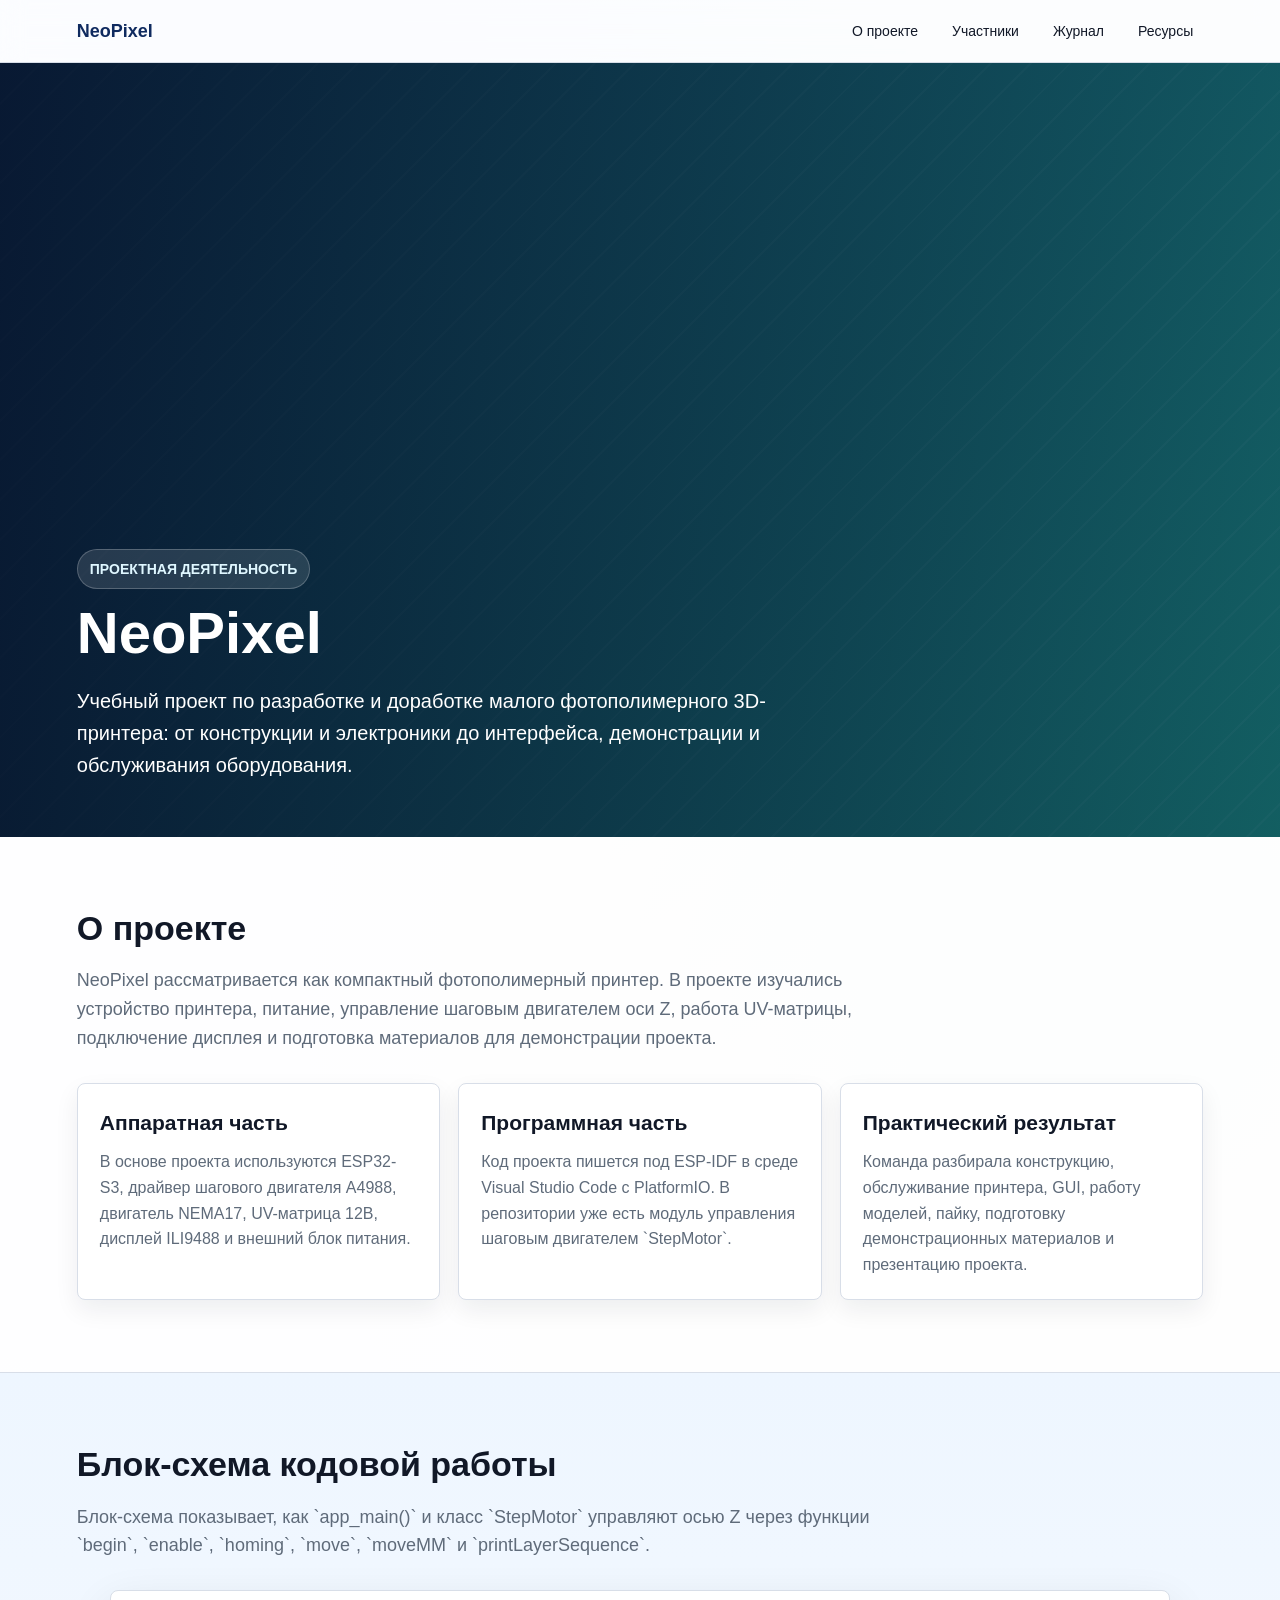
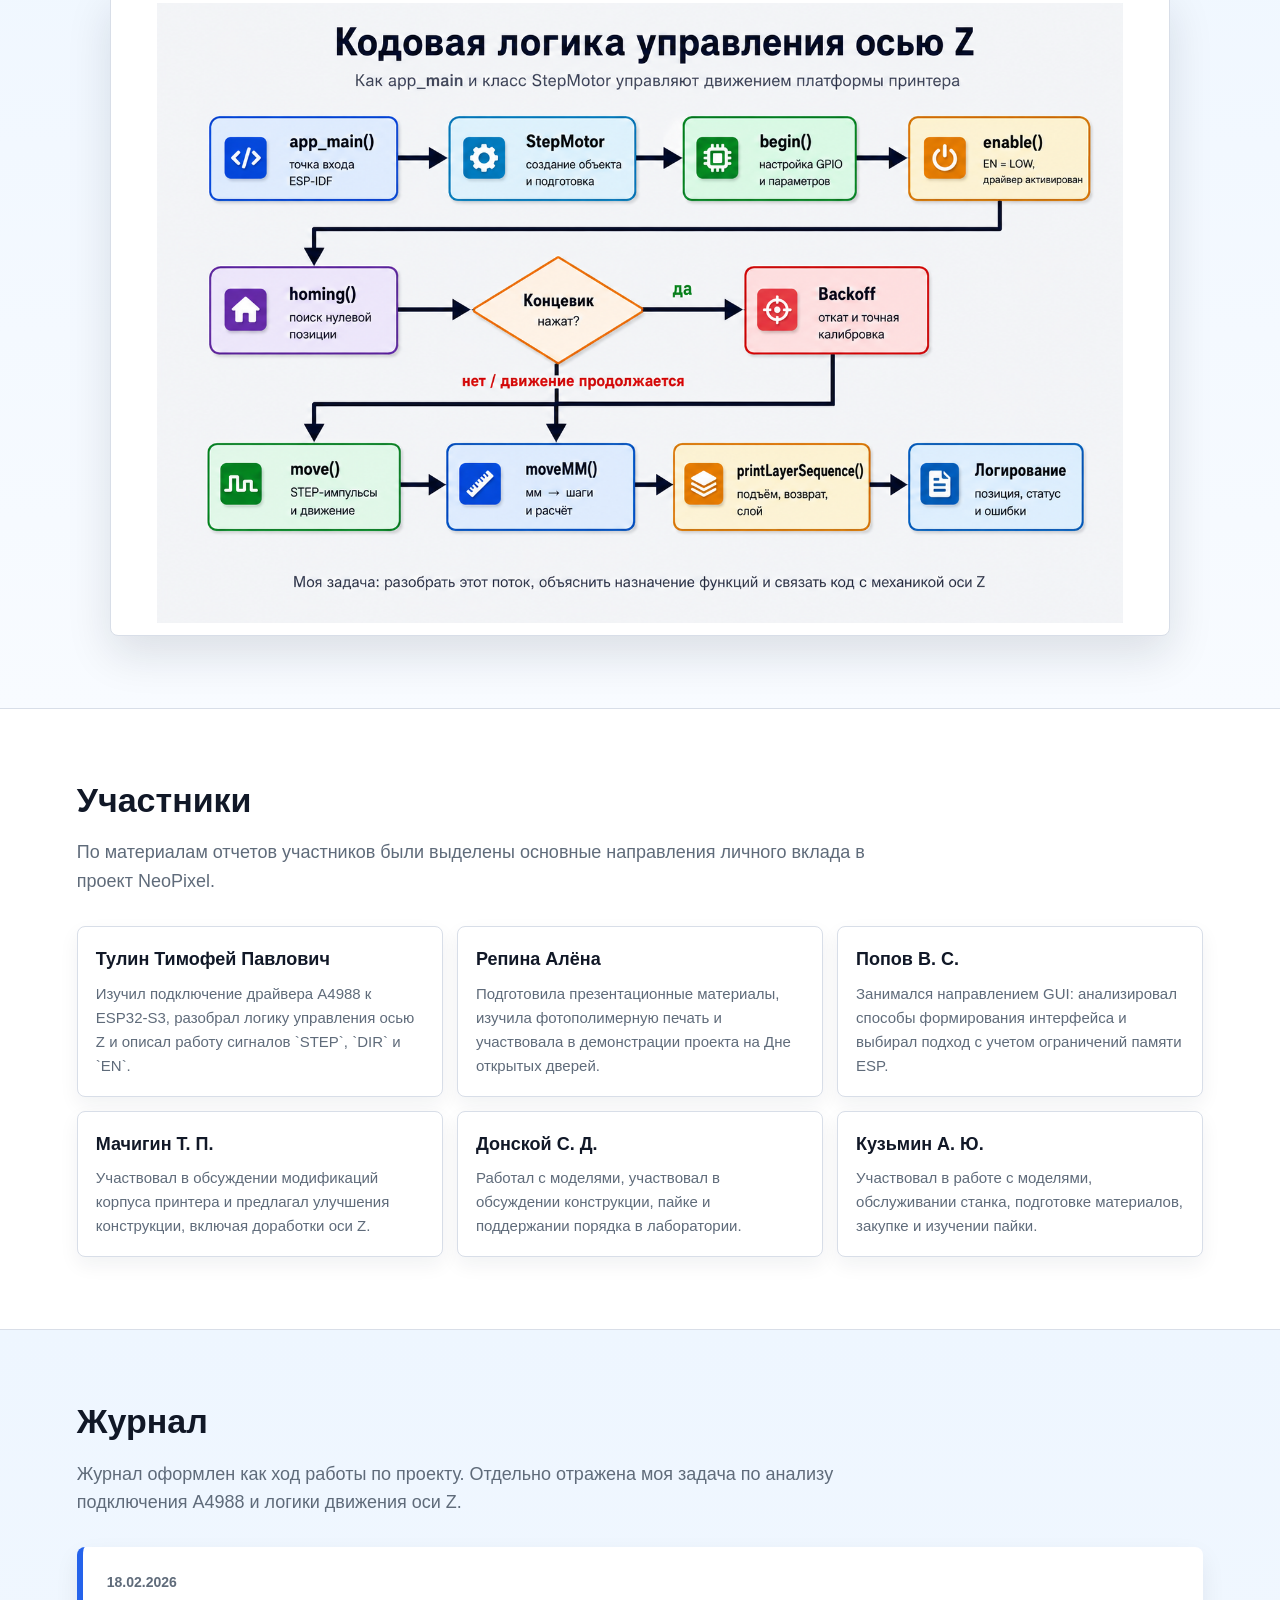
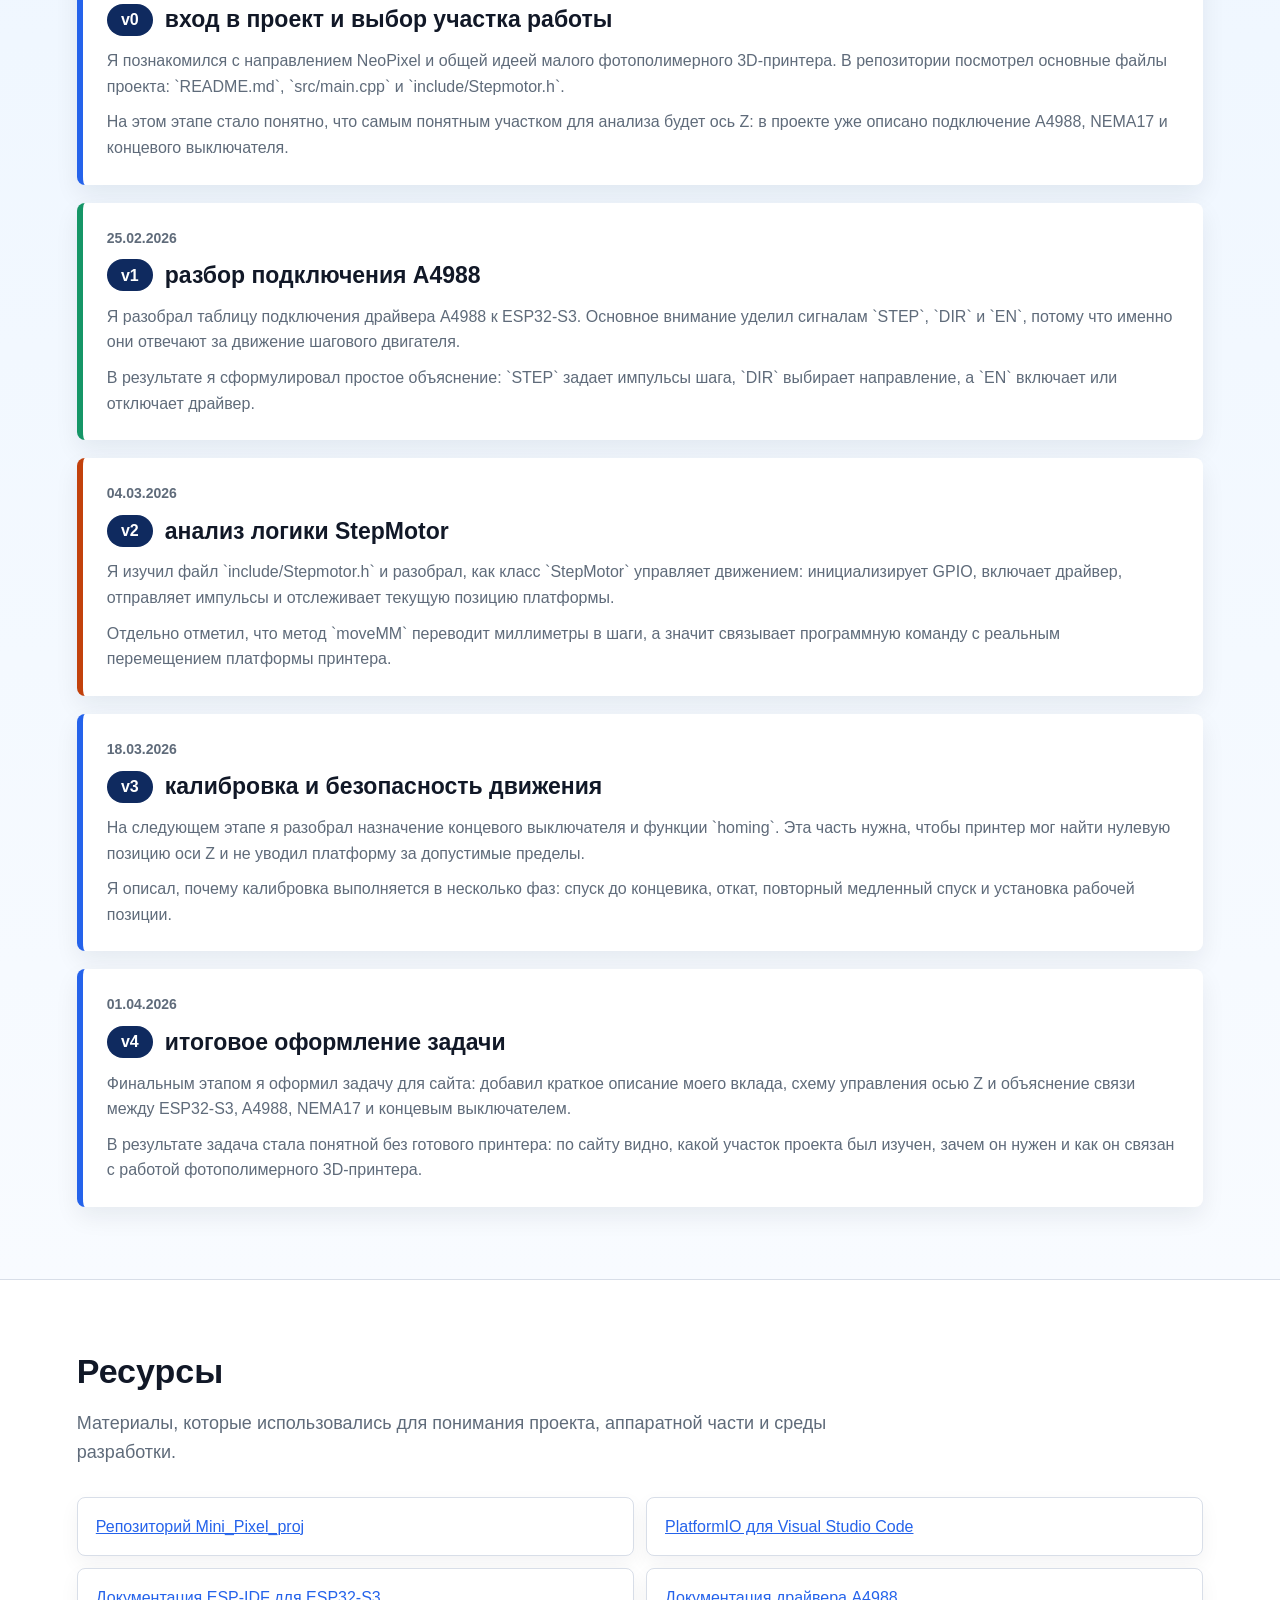
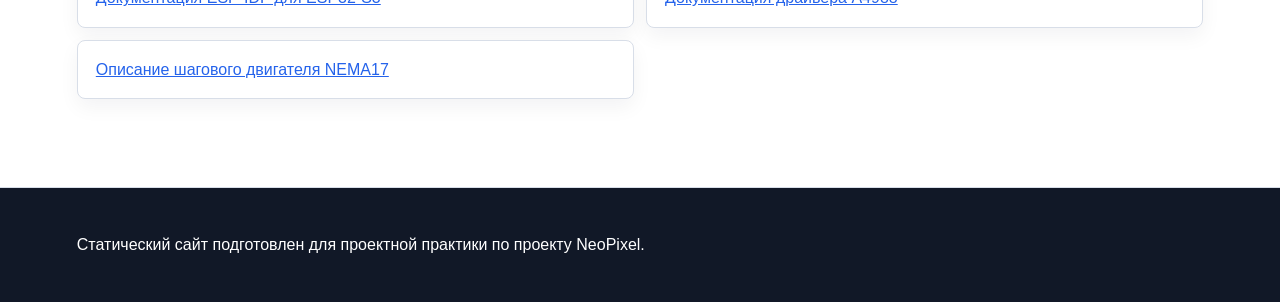
<file: site/index.html>
<!doctype html>
<html lang="ru">
  <head>
    <meta charset="utf-8">
    <meta name="viewport" content="width=device-width, initial-scale=1">
    <title>NeoPixel | Проектная деятельность</title>
    <link rel="stylesheet" href="css/style.css">
  </head>
  <body>
    <header class="topbar">
      <div class="brand">NeoPixel</div>
      <nav class="nav" aria-label="Основная навигация">
        <a href="#about">О проекте</a>
        <a href="#participants">Участники</a>
        <a href="#journal">Журнал</a>
        <a href="#resources">Ресурсы</a>
      </nav>
    </header>

    <main>
      <section class="hero">
        <div class="hero-content">
          <p class="eyebrow">Проектная деятельность</p>
          <h1>NeoPixel</h1>
          <p class="lead">
            Учебный проект по разработке и доработке малого фотополимерного 3D-принтера:
            от конструкции и электроники до интерфейса, демонстрации и обслуживания оборудования.
          </p>
        </div>
      </section>

      <section id="about" class="section">
        <h2>О проекте</h2>
        <p class="section-intro">
          NeoPixel рассматривается как компактный фотополимерный принтер. В проекте изучались
          устройство принтера, питание, управление шаговым двигателем оси Z, работа UV-матрицы,
          подключение дисплея и подготовка материалов для демонстрации проекта.
        </p>
        <div class="grid">
          <article class="card">
            <h3>Аппаратная часть</h3>
            <p>
              В основе проекта используются ESP32-S3, драйвер шагового двигателя A4988,
              двигатель NEMA17, UV-матрица 12В, дисплей ILI9488 и внешний блок питания.
            </p>
          </article>
          <article class="card">
            <h3>Программная часть</h3>
            <p>
              Код проекта пишется под ESP-IDF в среде Visual Studio Code с PlatformIO.
              В репозитории уже есть модуль управления шаговым двигателем `StepMotor`.
            </p>
          </article>
          <article class="card">
            <h3>Практический результат</h3>
            <p>
              Команда разбирала конструкцию, обслуживание принтера, GUI, работу моделей,
              пайку, подготовку демонстрационных материалов и презентацию проекта.
            </p>
          </article>
        </div>
      </section>

      <section class="section alt">
        <h2>Блок-схема кодовой работы</h2>
        <p class="section-intro">
          Блок-схема показывает, как `app_main()` и класс `StepMotor` управляют осью Z
          через функции `begin`, `enable`, `homing`, `move`, `moveMM` и `printLayerSequence`.
        </p>
        <figure class="scheme-wrap">
          <img src="images/fkiw.png" alt="Блок-схема кодовой работы StepMotor для управления осью Z">
        </figure>
      </section>

      <section id="participants" class="section">
        <h2>Участники</h2>
        <p class="section-intro">
          По материалам отчетов участников были выделены основные направления личного вклада
          в проект NeoPixel.
        </p>
        <div class="participants">
          <article class="person">
            <h3>Тулин Тимофей Павлович</h3>
            <p>Изучил подключение драйвера A4988 к ESP32-S3, разобрал логику управления осью Z и описал работу сигналов `STEP`, `DIR` и `EN`.</p>
          </article>
          <article class="person">
            <h3>Репина Алёна</h3>
            <p>Подготовила презентационные материалы, изучила фотополимерную печать и участвовала в демонстрации проекта на Дне открытых дверей.</p>
          </article>
          <article class="person">
            <h3>Попов В. С.</h3>
            <p>Занимался направлением GUI: анализировал способы формирования интерфейса и выбирал подход с учетом ограничений памяти ESP.</p>
          </article>
          <article class="person">
            <h3>Мачигин Т. П.</h3>
            <p>Участвовал в обсуждении модификаций корпуса принтера и предлагал улучшения конструкции, включая доработки оси Z.</p>
          </article>
          <article class="person">
            <h3>Донской С. Д.</h3>
            <p>Работал с моделями, участвовал в обсуждении конструкции, пайке и поддержании порядка в лаборатории.</p>
          </article>
          <article class="person">
            <h3>Кузьмин А. Ю.</h3>
            <p>Участвовал в работе с моделями, обслуживании станка, подготовке материалов, закупке и изучении пайки.</p>
          </article>
        </div>
      </section>

      <section id="journal" class="section alt">
        <h2>Журнал</h2>
        <p class="section-intro">
          Журнал оформлен как ход работы по проекту. Отдельно отражена моя задача по
          анализу подключения A4988 и логики движения оси Z.
        </p>
        <div class="journal">
          <article class="post">
            <time datetime="2026-02-18">18.02.2026</time>
            <h3><span class="version">v0</span> вход в проект и выбор участка работы</h3>
            <p>
              Я познакомился с направлением NeoPixel и общей идеей малого фотополимерного
              3D-принтера. В репозитории посмотрел основные файлы проекта: `README.md`,
              `src/main.cpp` и `include/Stepmotor.h`.
            </p>
            <p>
              На этом этапе стало понятно, что самым понятным участком для анализа будет ось Z:
              в проекте уже описано подключение A4988, NEMA17 и концевого выключателя.
            </p>
          </article>

          <article class="post">
            <time datetime="2026-02-25">25.02.2026</time>
            <h3><span class="version">v1</span> разбор подключения A4988</h3>
            <p>
              Я разобрал таблицу подключения драйвера A4988 к ESP32-S3. Основное внимание
              уделил сигналам `STEP`, `DIR` и `EN`, потому что именно они отвечают за движение
              шагового двигателя.
            </p>
            <p>
              В результате я сформулировал простое объяснение: `STEP` задает импульсы шага,
              `DIR` выбирает направление, а `EN` включает или отключает драйвер.
            </p>
          </article>

          <article class="post">
            <time datetime="2026-03-04">04.03.2026</time>
            <h3><span class="version">v2</span> анализ логики StepMotor</h3>
            <p>
              Я изучил файл `include/Stepmotor.h` и разобрал, как класс `StepMotor` управляет
              движением: инициализирует GPIO, включает драйвер, отправляет импульсы и отслеживает
              текущую позицию платформы.
            </p>
            <p>
              Отдельно отметил, что метод `moveMM` переводит миллиметры в шаги, а значит связывает
              программную команду с реальным перемещением платформы принтера.
            </p>
          </article>

          <article class="post">
            <time datetime="2026-03-18">18.03.2026</time>
            <h3><span class="version">v3</span> калибровка и безопасность движения</h3>
            <p>
              На следующем этапе я разобрал назначение концевого выключателя и функции `homing`.
              Эта часть нужна, чтобы принтер мог найти нулевую позицию оси Z и не уводил платформу
              за допустимые пределы.
            </p>
            <p>
              Я описал, почему калибровка выполняется в несколько фаз: спуск до концевика, откат,
              повторный медленный спуск и установка рабочей позиции.
            </p>
          </article>

          <article class="post">
            <time datetime="2026-04-01">01.04.2026</time>
            <h3><span class="version">v4</span> итоговое оформление задачи</h3>
            <p>
              Финальным этапом я оформил задачу для сайта: добавил краткое описание моего вклада,
              схему управления осью Z и объяснение связи между ESP32-S3, A4988, NEMA17 и концевым
              выключателем.
            </p>
            <p>
              В результате задача стала понятной без готового принтера: по сайту видно, какой
              участок проекта был изучен, зачем он нужен и как он связан с работой фотополимерного
              3D-принтера.
            </p>
          </article>
        </div>
      </section>

      <section id="resources" class="section">
        <h2>Ресурсы</h2>
        <p class="section-intro">
          Материалы, которые использовались для понимания проекта, аппаратной части и среды разработки.
        </p>
        <ul class="resources">
          <li><a href="https://github.com/MEISSSTER/Mini_Pixel_proj">Репозиторий Mini_Pixel_proj</a></li>
          <li><a href="https://docs.platformio.org/en/latest/integration/ide/vscode.html">PlatformIO для Visual Studio Code</a></li>
          <li><a href="https://docs.espressif.com/projects/esp-idf/en/stable/esp32s3/index.html">Документация ESP-IDF для ESP32-S3</a></li>
          <li><a href="https://www.pololu.com/file/0J450/A4988.pdf">Документация драйвера A4988</a></li>
          <li><a href="https://www.reprap.org/wiki/NEMA_17_Stepper_motor">Описание шагового двигателя NEMA17</a></li>
        </ul>
      </section>
    </main>

    <footer class="footer">
      <p>Статический сайт подготовлен для проектной практики по проекту NeoPixel.</p>
    </footer>
  </body>
</html>
</file>
<file: site/css/style.css>
:root {
  --ink: #111827;
  --muted: #5f6b7a;
  --line: #d8dee8;
  --paper: #ffffff;
  --soft: #f5f7fb;
  --blue: #2563eb;
  --green: #159667;
  --red: #c2410c;
  --violet: #6d28d9;
  --shadow: 0 18px 45px rgba(20, 28, 45, 0.12);
}

* {
  box-sizing: border-box;
}

html {
  scroll-behavior: smooth;
}

body {
  margin: 0;
  font-family: Arial, Helvetica, sans-serif;
  color: var(--ink);
  background:
    radial-gradient(circle at 20% 0%, rgba(37, 99, 235, 0.12), transparent 34%),
    radial-gradient(circle at 90% 20%, rgba(21, 150, 103, 0.12), transparent 30%),
    var(--soft);
  line-height: 1.6;
}

a {
  color: var(--blue);
}

.topbar {
  position: sticky;
  top: 0;
  z-index: 20;
  display: flex;
  align-items: center;
  justify-content: space-between;
  gap: 24px;
  padding: 14px 6vw;
  background: rgba(255, 255, 255, 0.88);
  border-bottom: 1px solid var(--line);
  backdrop-filter: blur(12px);
}

.brand {
  font-size: 18px;
  font-weight: 800;
  color: #0f2a5f;
}

.nav {
  display: flex;
  flex-wrap: wrap;
  gap: 14px;
  justify-content: flex-end;
}

.nav a {
  color: var(--ink);
  font-size: 14px;
  text-decoration: none;
  padding: 6px 10px;
  border-radius: 999px;
  transition: background 0.2s ease, color 0.2s ease;
}

.nav a:hover {
  color: #0f2a5f;
  background: #eaf3ff;
}

.hero {
  min-height: 86vh;
  display: grid;
  align-items: end;
  padding: 90px 6vw 56px;
  color: #ffffff;
  background:
    linear-gradient(90deg, rgba(8, 24, 48, 0.94), rgba(18, 82, 96, 0.82)),
    repeating-linear-gradient(135deg, rgba(255, 255, 255, 0.13) 0 2px, transparent 2px 28px),
    linear-gradient(135deg, #0f2a5f, #159667);
}

.hero-content {
  max-width: 780px;
}

.eyebrow {
  display: inline-flex;
  margin: 0 0 14px;
  padding: 8px 12px;
  font-size: 14px;
  font-weight: 700;
  text-transform: uppercase;
  color: #dff7ff;
  background: rgba(255, 255, 255, 0.12);
  border: 1px solid rgba(255, 255, 255, 0.22);
  border-radius: 999px;
}

h1 {
  margin: 0;
  max-width: 760px;
  font-size: 58px;
  line-height: 1.04;
}

.lead {
  max-width: 720px;
  margin: 22px 0 0;
  font-size: 20px;
}

.section {
  padding: 72px 6vw;
  background: rgba(255, 255, 255, 0.96);
  border-bottom: 1px solid var(--line);
}

.section.alt {
  background: linear-gradient(180deg, #eef6ff, #f8fbff);
}

.section h2 {
  margin: 0 0 18px;
  font-size: 34px;
  line-height: 1.15;
}

.section-intro {
  max-width: 820px;
  margin: 0 0 30px;
  color: var(--muted);
  font-size: 18px;
}

.grid {
  display: grid;
  grid-template-columns: repeat(3, minmax(0, 1fr));
  gap: 18px;
}

.card {
  min-height: 180px;
  padding: 22px;
  background: #ffffff;
  border: 1px solid var(--line);
  border-radius: 8px;
  box-shadow: 0 10px 24px rgba(20, 28, 45, 0.07);
  transition: transform 0.2s ease, box-shadow 0.2s ease;
}

.card:hover,
.person:hover,
.post:hover {
  transform: translateY(-2px);
  box-shadow: 0 16px 36px rgba(20, 28, 45, 0.12);
}

.card h3 {
  margin: 0 0 10px;
  font-size: 21px;
}

.card p {
  margin: 0;
  color: var(--muted);
}

.wide {
  grid-column: span 2;
}

.scheme-wrap {
  overflow: hidden;
  margin: 0;
  background: #ffffff;
  border: 1px solid var(--line);
  border-radius: 8px;
  box-shadow: var(--shadow);
  padding: 12px;
  max-width: 1060px;
  margin-inline: auto;
}

.scheme-wrap img {
  display: block;
  width: 100%;
  max-height: 620px;
  height: auto;
  object-fit: contain;
}

.participants {
  display: grid;
  grid-template-columns: repeat(3, minmax(0, 1fr));
  gap: 14px;
}

.person {
  padding: 18px;
  background: #ffffff;
  border: 1px solid var(--line);
  border-radius: 8px;
  box-shadow: 0 8px 20px rgba(20, 28, 45, 0.06);
  transition: transform 0.2s ease, box-shadow 0.2s ease;
}

.person h3 {
  margin: 0 0 8px;
  font-size: 18px;
}

.person p {
  margin: 0;
  color: var(--muted);
  font-size: 15px;
}

.journal {
  display: grid;
  gap: 18px;
}

.post {
  padding: 24px;
  background: #ffffff;
  border-left: 6px solid var(--blue);
  border-radius: 8px;
  box-shadow: 0 10px 24px rgba(20, 28, 45, 0.07);
  transition: transform 0.2s ease, box-shadow 0.2s ease;
}

.post:nth-child(2) {
  border-left-color: var(--green);
}

.post:nth-child(3) {
  border-left-color: var(--red);
}

.post time {
  display: block;
  margin-bottom: 8px;
  color: var(--muted);
  font-size: 14px;
  font-weight: 700;
}

.post h3 {
  display: flex;
  align-items: center;
  gap: 12px;
  flex-wrap: wrap;
  margin: 0 0 10px;
  font-size: 23px;
}

.version {
  display: inline-flex;
  align-items: center;
  justify-content: center;
  min-width: 46px;
  height: 32px;
  padding: 0 10px;
  color: #ffffff;
  background: #0f2a5f;
  border-radius: 999px;
  font-size: 16px;
}

.post p {
  margin: 0 0 10px;
  color: var(--muted);
}

.post p:last-child {
  margin-bottom: 0;
}

.resources {
  display: grid;
  grid-template-columns: repeat(2, minmax(0, 1fr));
  gap: 12px;
  padding: 0;
  list-style: none;
}

.resources li {
  padding: 16px 18px;
  background: #ffffff;
  border: 1px solid var(--line);
  border-radius: 8px;
  box-shadow: 0 8px 20px rgba(20, 28, 45, 0.05);
}

.footer {
  padding: 28px 6vw;
  color: #ffffff;
  background: #111827;
}

@media (max-width: 980px) {
  h1 {
    font-size: 42px;
  }

  .grid,
  .participants,
  .resources {
    grid-template-columns: repeat(2, minmax(0, 1fr));
  }

  .wide {
    grid-column: span 1;
  }
}

@media (max-width: 680px) {
  .topbar {
    align-items: flex-start;
    flex-direction: column;
  }

  .nav {
    justify-content: flex-start;
  }

  .hero {
    min-height: 78vh;
    padding-top: 64px;
  }

  h1 {
    font-size: 34px;
  }

  .lead {
    font-size: 17px;
  }

  .section {
    padding: 54px 20px;
  }

  .grid,
  .participants,
  .resources {
    grid-template-columns: 1fr;
  }
}
</file>
